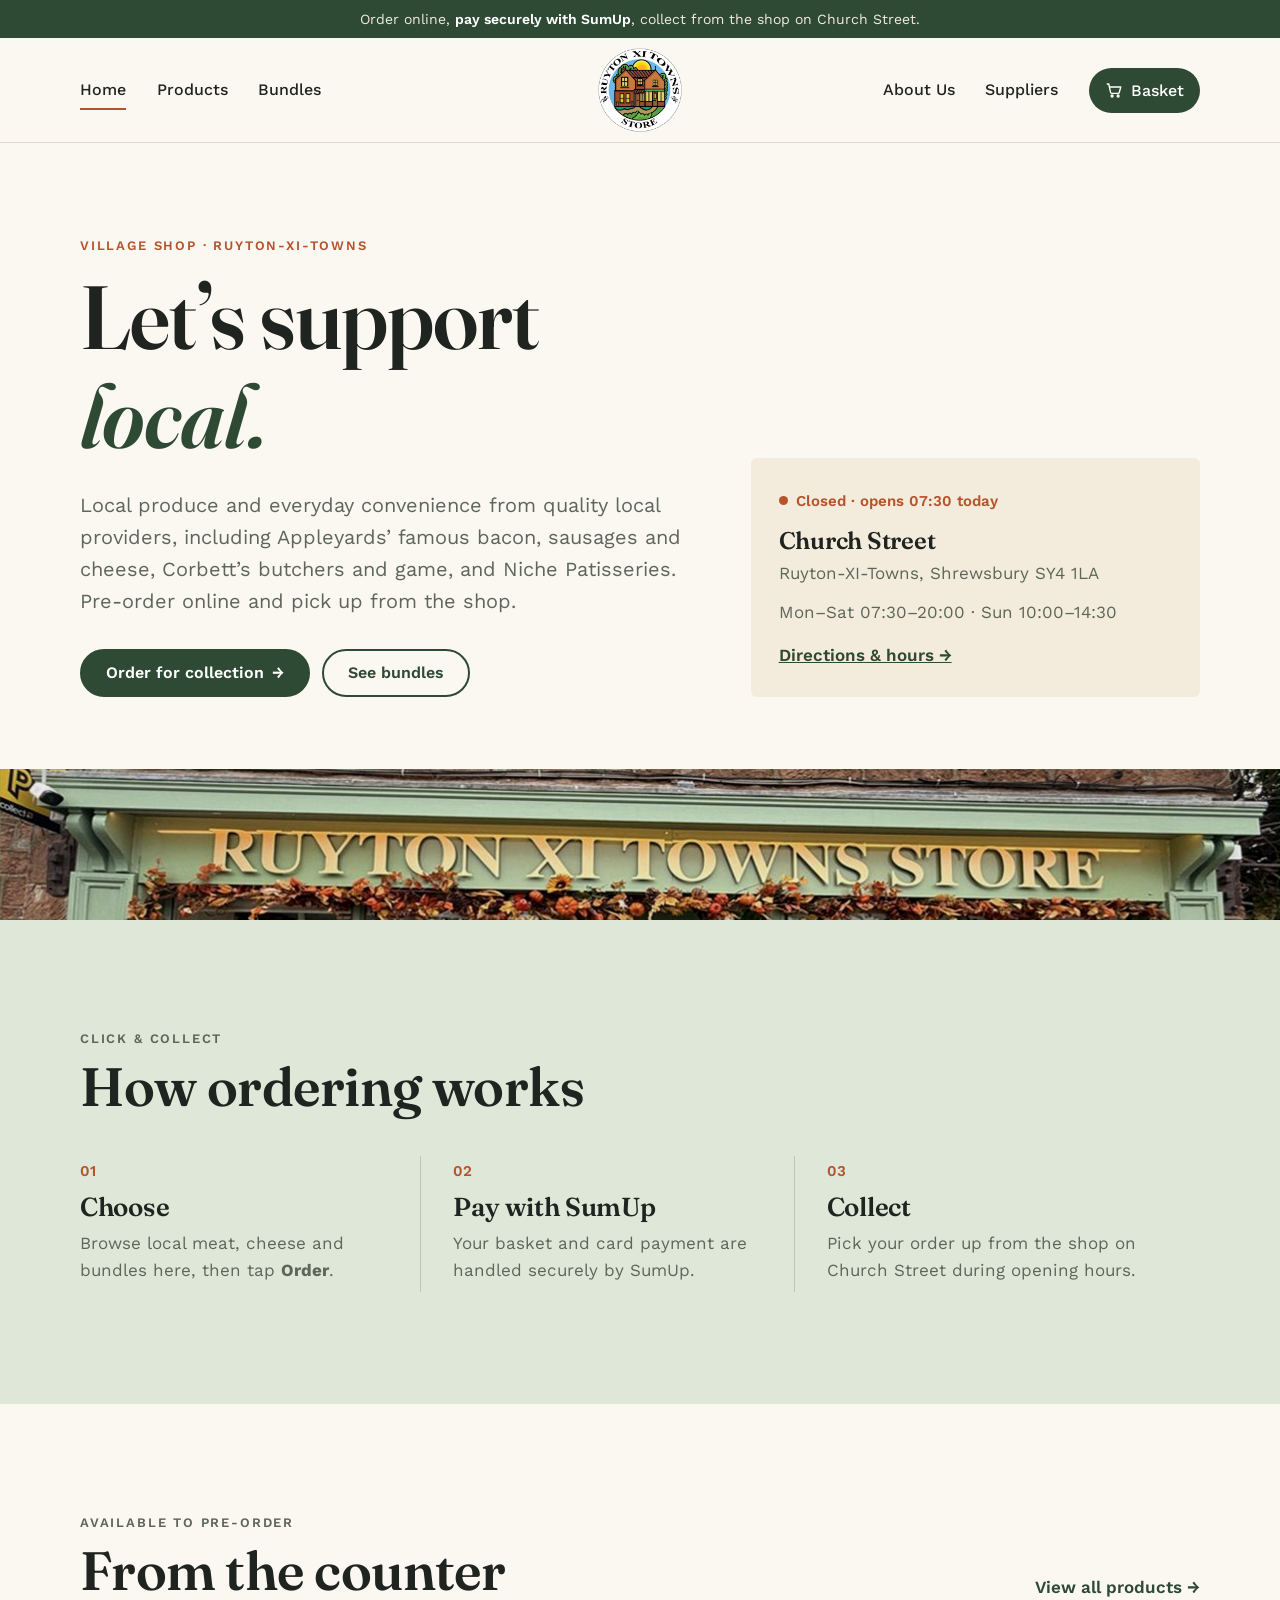
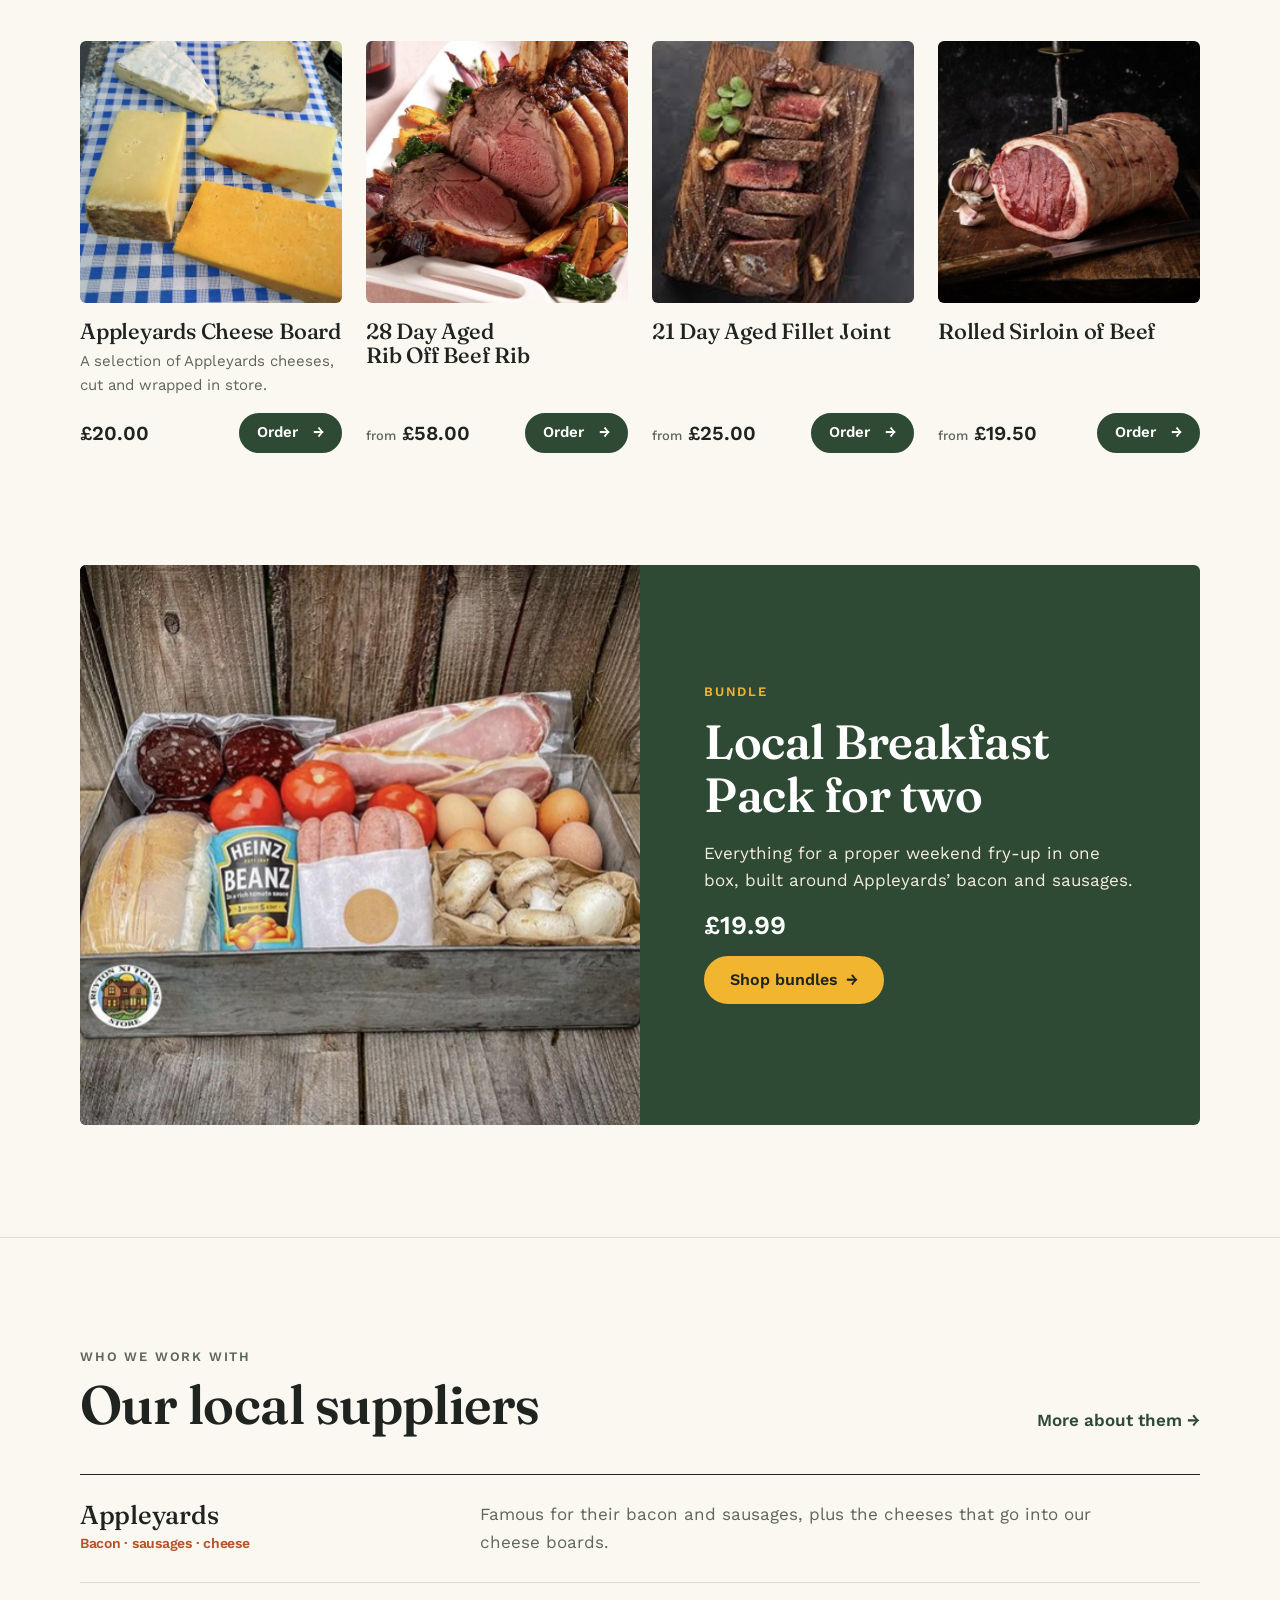
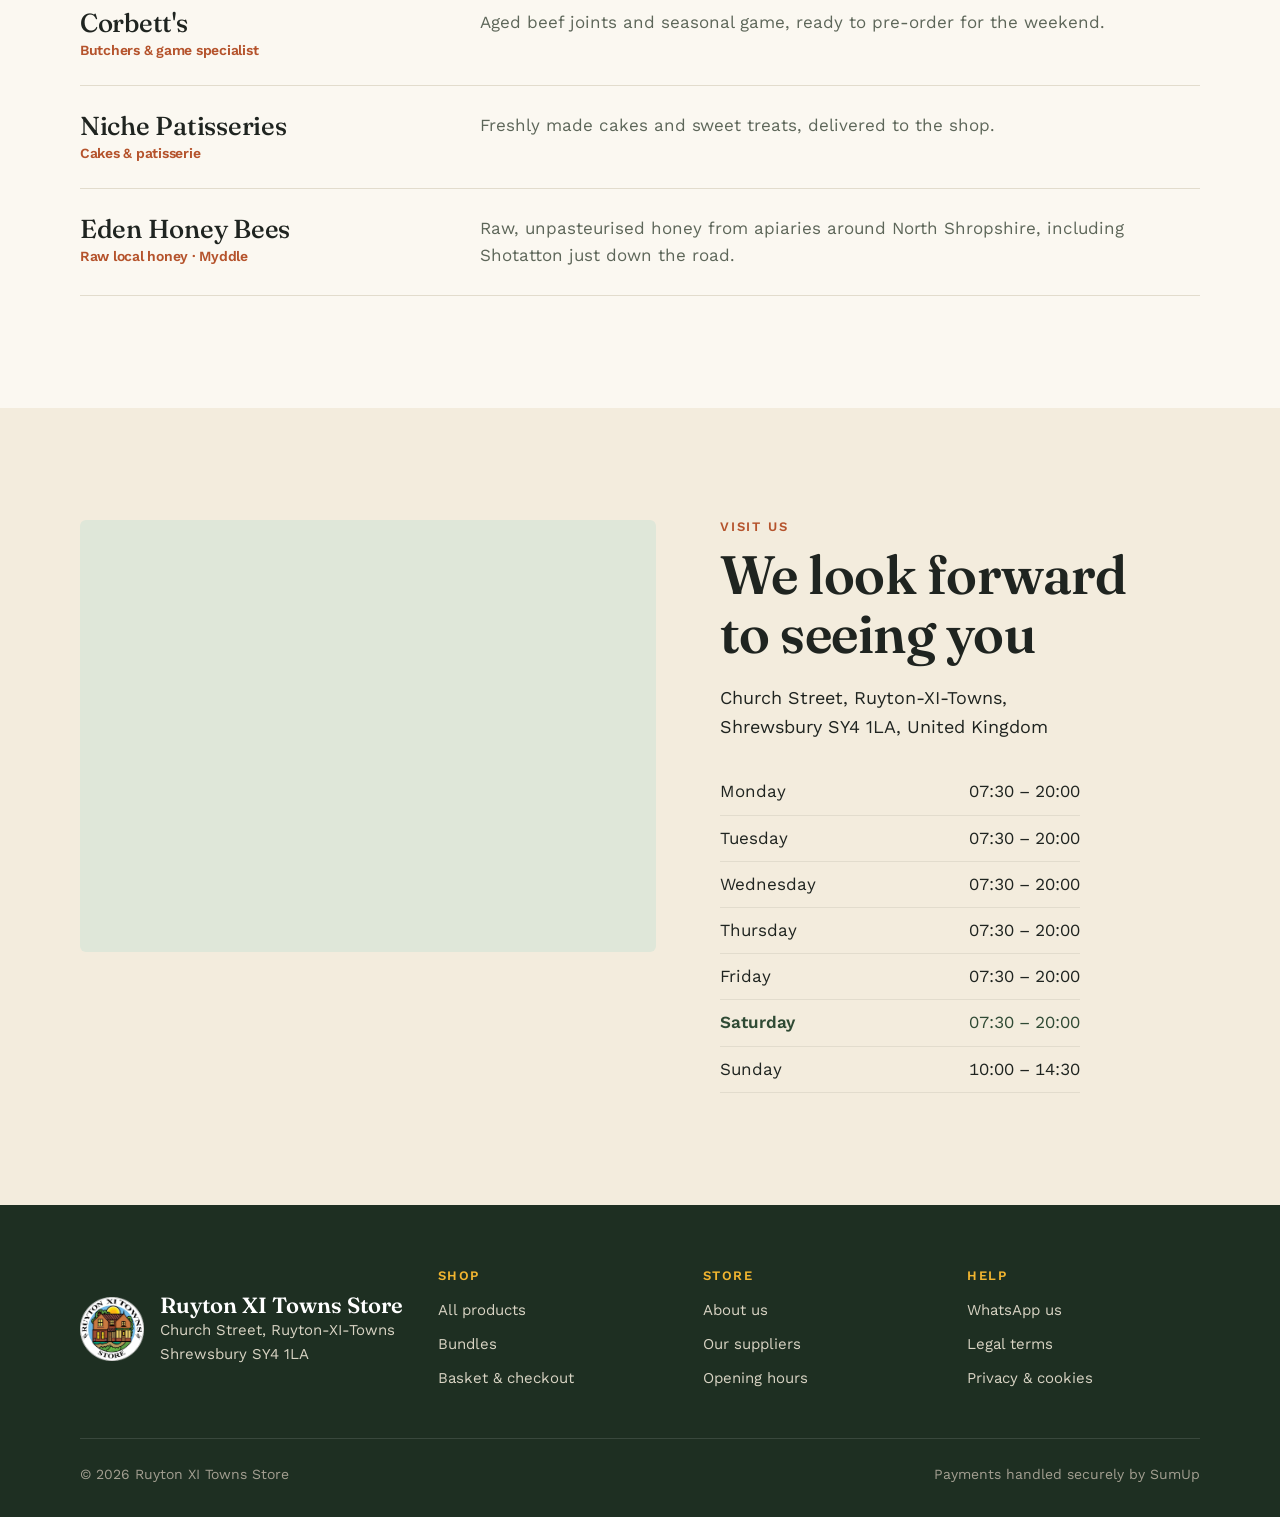
<file: index.html>
<!doctype html>
<html lang="en-GB">
<head>
<meta charset="utf-8">
<meta name="viewport" content="width=device-width, initial-scale=1">
<title>Ruyton XI Towns Store · Local produce, click & collect</title>
<meta name="description" content="Village shop in Ruyton-XI-Towns. Pre-order local meat, cheese and bundles online and collect in store.">
<link rel="icon" href="assets/img/logo.png">
<link rel="preconnect" href="https://fonts.googleapis.com">
<link rel="preconnect" href="https://fonts.gstatic.com" crossorigin>
<link href="https://fonts.googleapis.com/css2?family=Fraunces:ital,opsz,wght@0,9..144,400..700;1,9..144,500&family=Work+Sans:wght@400;500;600&display=swap" rel="stylesheet">
<link rel="stylesheet" href="css/style.css?v=1">
</head>
<body>

<div class="topbar">Order online, <strong>pay securely with SumUp</strong>, collect from the shop on Church Street.</div>

<header class="site-header">
  <div class="wrap header-inner">
    <button class="menu-toggle" type="button" aria-label="Menu" aria-expanded="false">
      <svg class="icon-open" viewBox="0 0 24 24" fill="none" stroke="currentColor" stroke-width="1.8" stroke-linecap="round" aria-hidden="true"><path d="M4 7h16M4 12h16M4 17h10"/></svg>
      <svg class="icon-close" viewBox="0 0 24 24" fill="none" stroke="currentColor" stroke-width="1.8" stroke-linecap="round" aria-hidden="true"><path d="M6 6l12 12M18 6L6 18"/></svg>
    </button>

    <nav class="nav nav-left" aria-label="Main">
      <a href="index.html">Home</a>
      <a href="shop.html">Products</a>
      <a href="shop.html#bundles">Bundles</a>
    </nav>

    <a class="logo" href="index.html" aria-label="Ruyton XI Towns Store, home">
      <img src="assets/img/logo.png" alt="Ruyton XI Towns Store" width="84" height="84">
    </a>

    <nav class="nav nav-right" aria-label="More">
      <a href="about.html">About Us</a>
      <a href="about.html#suppliers">Suppliers</a>
      <a class="basket" data-store-link="" href="#" target="_blank" rel="noopener"><svg viewBox="0 0 24 24" fill="none" stroke="currentColor" stroke-width="1.8" stroke-linecap="round" stroke-linejoin="round" aria-hidden="true"><path d="M3 4h2l2.4 11.2a1.5 1.5 0 0 0 1.5 1.2h8.6a1.5 1.5 0 0 0 1.5-1.1L21 8H6.2"/><circle cx="9.5" cy="20" r="1.3"/><circle cx="17.5" cy="20" r="1.3"/></svg> Basket</a>
    </nav>

    <a class="mobile-basket" data-store-link="" href="#" target="_blank" rel="noopener" aria-label="Basket (opens SumUp)"><svg viewBox="0 0 24 24" fill="none" stroke="currentColor" stroke-width="1.8" stroke-linecap="round" stroke-linejoin="round" aria-hidden="true"><path d="M3 4h2l2.4 11.2a1.5 1.5 0 0 0 1.5 1.2h8.6a1.5 1.5 0 0 0 1.5-1.1L21 8H6.2"/><circle cx="9.5" cy="20" r="1.3"/><circle cx="17.5" cy="20" r="1.3"/></svg></a>
  </div>
</header>

<nav class="drawer" aria-label="Mobile">
  <a href="index.html">Home</a>
  <a href="shop.html">Products</a>
  <a href="shop.html#bundles">Bundles</a>
  <a href="about.html">About Us</a>
  <a href="about.html#suppliers">Suppliers</a>
</nav>

<main>

<section class="hero">
  <div class="wrap hero-grid">
    <div>
      <p class="eyebrow">Village shop · Ruyton-XI-Towns</p>
      <h1>Let’s support <em>local.</em></h1>
      <p class="hero-lead">Local produce and everyday convenience from quality local providers, including Appleyards’ famous bacon, sausages and cheese, Corbett’s butchers and game, and Niche Patisseries. Pre-order online and pick up from the shop.</p>
      <div class="hero-actions">
        <a class="btn" href="shop.html">Order for collection <span aria-hidden="true">→</span></a>
        <a class="btn btn-ghost" href="shop.html#bundles">See bundles</a>
      </div>
    </div>
    <aside class="visit-card" aria-label="Opening status">
      <span class="status" data-open-status>Opening hours</span>
      <h2>Church Street</h2>
      <address>Ruyton-XI-Towns, Shrewsbury SY4 1LA</address>
      <p style="margin-top:12px;color:var(--muted)">Mon–Sat 07:30–20:00 · Sun 10:00–14:30</p>
      <a class="link" href="#visit">Directions &amp; hours →</a>
    </aside>
  </div>
</section>

<div class="fascia"><img src="assets/img/shopfront-sign.jpg" alt="The green shop front of Ruyton XI Towns Store with its gold lettering sign" width="2517" height="296"></div>

<section class="section steps" aria-labelledby="how">
  <div class="wrap">
    <div class="section-head">
      <div><p class="eyebrow">Click &amp; collect</p><h2 id="how">How ordering works</h2></div>
    </div>
    <ol>
      <li><h3>Choose</h3><p>Browse local meat, cheese and bundles here, then tap <strong>Order</strong>.</p></li>
      <li><h3>Pay with SumUp</h3><p>Your basket and card payment are handled securely by SumUp.</p></li>
      <li><h3>Collect</h3><p>Pick your order up from the shop on Church Street during opening hours.</p></li>
    </ol>
  </div>
</section>

<section class="section" aria-labelledby="featured-title">
  <div class="wrap">
    <div class="section-head">
      <div><p class="eyebrow">Available to pre-order</p><h2 id="featured-title">From the counter</h2></div>
      <a class="text-link" href="shop.html">View all products →</a>
    </div>
    <div class="grid" data-featured></div>
  </div>
</section>

<section class="section" style="padding-top:0" aria-labelledby="bundle-title">
  <div class="wrap">
    <div class="bundle">
      <img src="assets/img/breakfast-pack.jpg" alt="A wooden crate with bacon, sausages, eggs, tomatoes, mushrooms, beans and bread" width="561" height="561" loading="lazy">
      <div class="bundle-copy">
        <p class="eyebrow">Bundle</p>
        <h2 id="bundle-title">Local Breakfast Pack for two</h2>
        <p>Everything for a proper weekend fry-up in one box, built around Appleyards’ bacon and sausages.</p>
        <span class="price">£19.99</span>
        <a class="btn" href="shop.html#bundles">Shop bundles <span aria-hidden="true">→</span></a>
      </div>
    </div>
  </div>
</section>

<section class="section suppliers" aria-labelledby="sup-title">
  <div class="wrap">
    <div class="section-head">
      <div><p class="eyebrow">Who we work with</p><h2 id="sup-title">Our local suppliers</h2></div>
      <a class="text-link" href="about.html#suppliers">More about them →</a>
    </div>

      <ul class="supplier-list">
        <li>
          <h3>Appleyards<span class="what">Bacon · sausages · cheese</span></h3>
          <p>Famous for their bacon and sausages, plus the cheeses that go into our cheese boards.</p>
        </li>
        <li>
          <h3>Corbett's<span class="what">Butchers &amp; game specialist</span></h3>
          <p>Aged beef joints and seasonal game, ready to pre-order for the weekend.</p>
        </li>
        <li>
          <h3>Niche Patisseries<span class="what">Cakes &amp; patisserie</span></h3>
          <p>Freshly made cakes and sweet treats, delivered to the shop.</p>
        </li>
        <li>
          <h3>Eden Honey Bees<span class="what">Raw local honey · Myddle</span></h3>
          <p>Raw, unpasteurised honey from apiaries around North Shropshire, including Shotatton just down the road.</p>
        </li>
      </ul>
  </div>
</section>

<section class="section visit" id="visit" aria-labelledby="visit-title">
  <div class="wrap visit-grid">
    <iframe class="map" title="Map showing Ruyton XI Towns Store on Church Street"
      src="https://maps.google.com/maps?q=Church%20Street%2C%20Ruyton-XI-Towns%2C%20SY4%201LA&z=16&output=embed"
      loading="lazy" referrerpolicy="no-referrer-when-downgrade"></iframe>
    <div>
      <p class="eyebrow">Visit us</p>
      <h2 id="visit-title">We look forward to seeing you</h2>
      <address>Church Street, Ruyton-XI-Towns,<br>Shrewsbury SY4 1LA, United Kingdom</address>
      <table class="hours"><caption class="sr">Opening hours</caption><tbody data-hours></tbody></table>
    </div>
  </div>
</section>

</main>

<footer class="site-footer">
  <div class="wrap">
    <div class="footer-grid">
      <div class="footer-brand">
        <img src="assets/img/logo.png" alt="" width="64" height="64">
        <div><strong>Ruyton XI Towns Store</strong>Church Street, Ruyton-XI-Towns<br>Shrewsbury SY4 1LA</div>
      </div>
      <div>
        <h4>Shop</h4>
        <ul>
          <li><a href="shop.html">All products</a></li>
          <li><a href="shop.html#bundles">Bundles</a></li>
          <li><a data-store-link="" href="#" target="_blank" rel="noopener">Basket &amp; checkout</a></li>
        </ul>
      </div>
      <div>
        <h4>Store</h4>
        <ul>
          <li><a href="about.html">About us</a></li>
          <li><a href="about.html#suppliers">Our suppliers</a></li>
          <li><a href="index.html#visit">Opening hours</a></li>
        </ul>
      </div>
      <div>
        <h4>Help</h4>
        <ul>
          <li><a href="#" title="TODO: add WhatsApp number">WhatsApp us</a></li>
          <li><a data-store-link="" href="#" target="_blank" rel="noopener">Legal terms</a></li>
          <li><a data-store-link="" href="#" target="_blank" rel="noopener">Privacy &amp; cookies</a></li>
        </ul>
      </div>
    </div>
    <div class="footer-bottom">
      <span>© <span data-year></span> Ruyton XI Towns Store</span>
      <span>Payments handled securely by SumUp</span>
    </div>
  </div>
</footer>

<script src="js/products.js?v=1"></script>
<script src="js/main.js?v=1"></script>
</body>
</html>
</file>
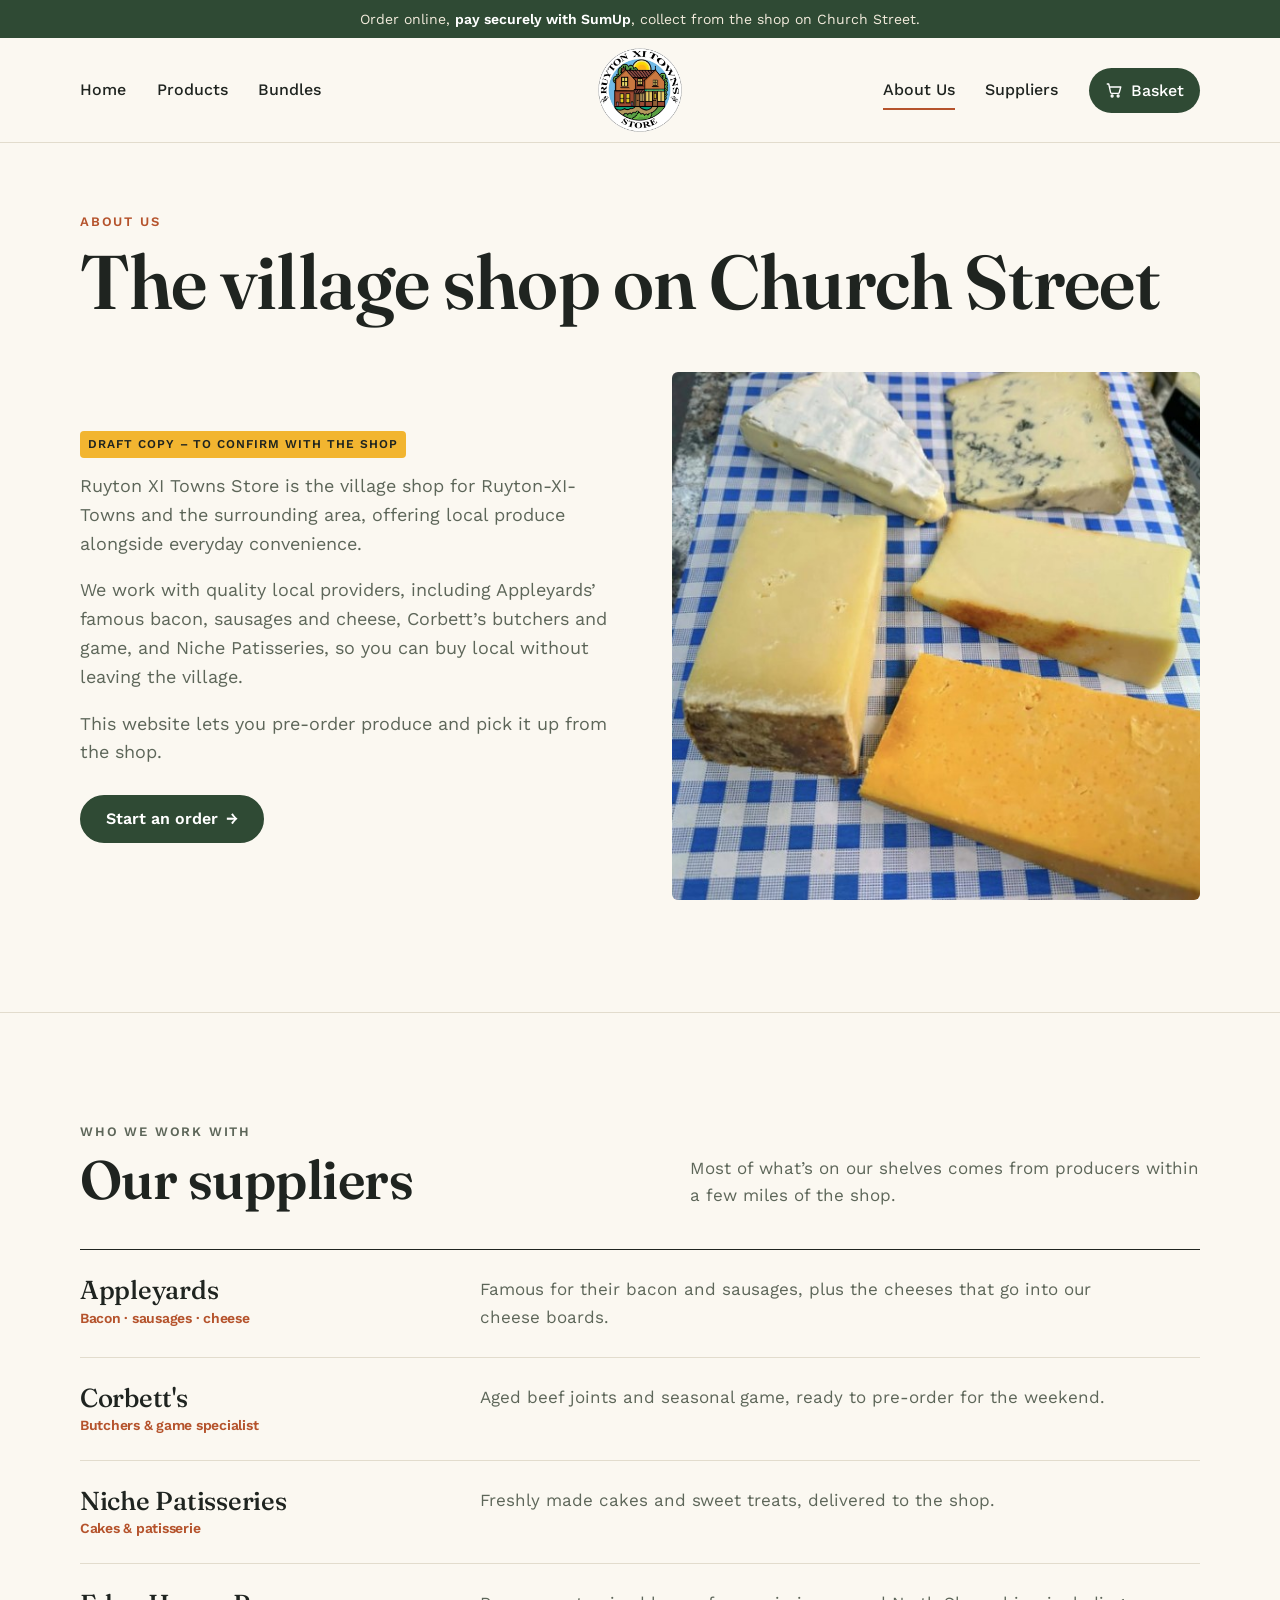
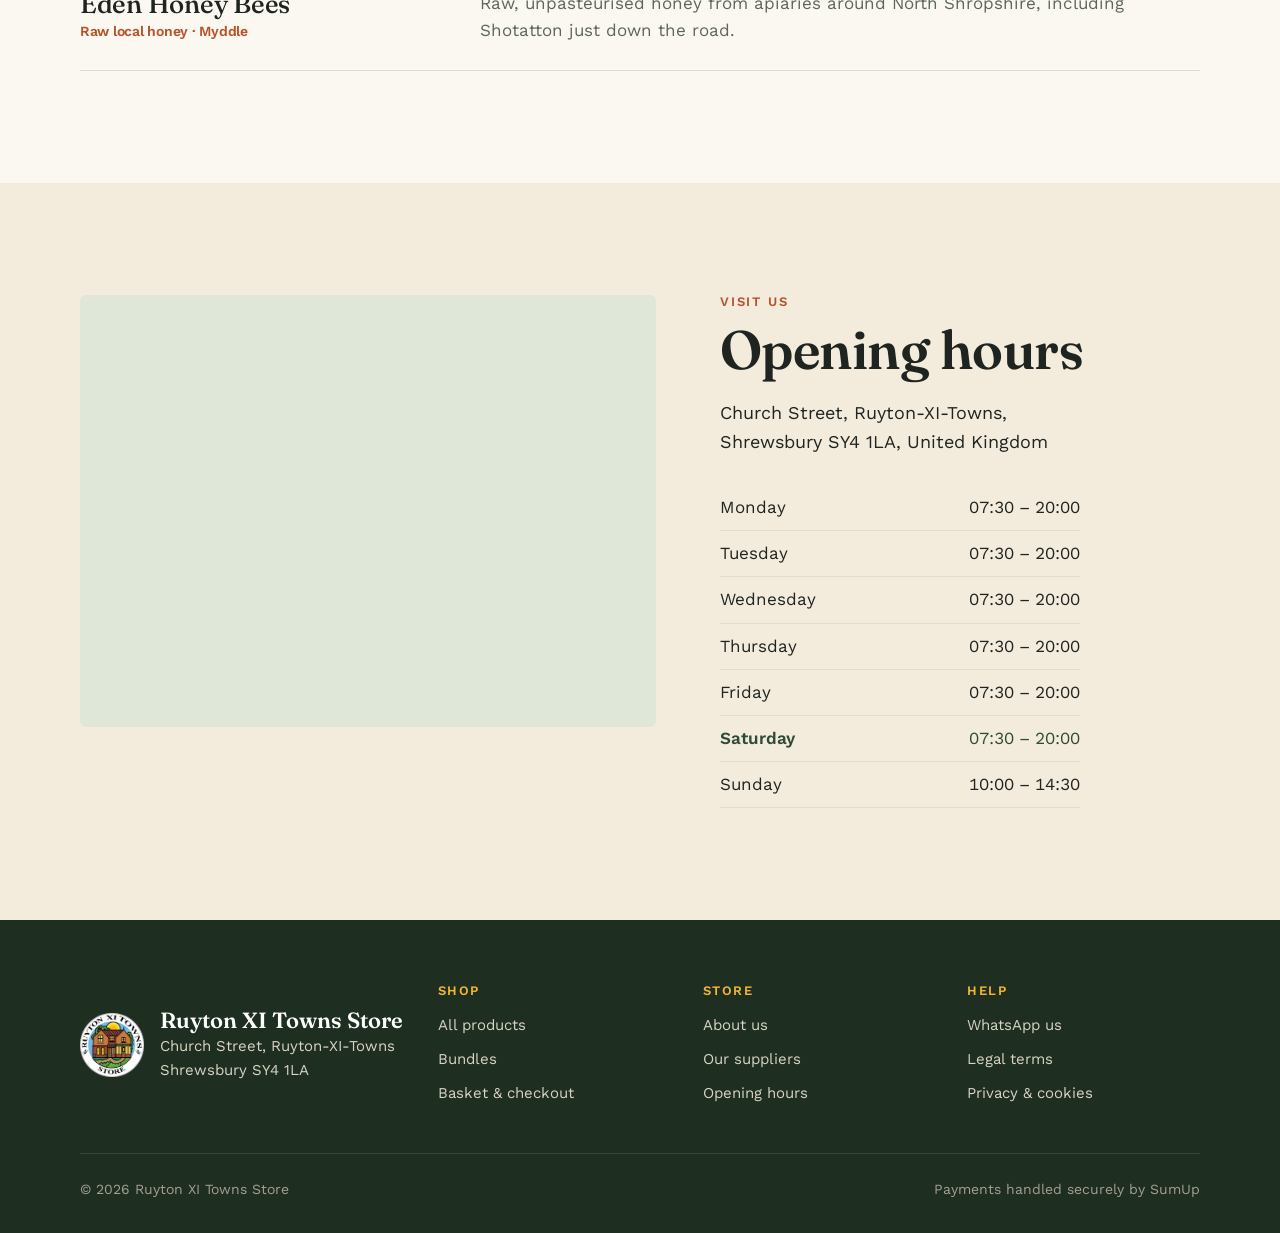
<file: about.html>
<!doctype html>
<html lang="en-GB">
<head>
<meta charset="utf-8">
<meta name="viewport" content="width=device-width, initial-scale=1">
<title>About us & suppliers · Ruyton XI Towns Store</title>
<meta name="description" content="The village shop on Church Street and the local suppliers we work with.">
<link rel="icon" href="assets/img/logo.png">
<link rel="preconnect" href="https://fonts.googleapis.com">
<link rel="preconnect" href="https://fonts.gstatic.com" crossorigin>
<link href="https://fonts.googleapis.com/css2?family=Fraunces:ital,opsz,wght@0,9..144,400..700;1,9..144,500&family=Work+Sans:wght@400;500;600&display=swap" rel="stylesheet">
<link rel="stylesheet" href="css/style.css?v=1">
</head>
<body>

<div class="topbar">Order online, <strong>pay securely with SumUp</strong>, collect from the shop on Church Street.</div>

<header class="site-header">
  <div class="wrap header-inner">
    <button class="menu-toggle" type="button" aria-label="Menu" aria-expanded="false">
      <svg class="icon-open" viewBox="0 0 24 24" fill="none" stroke="currentColor" stroke-width="1.8" stroke-linecap="round" aria-hidden="true"><path d="M4 7h16M4 12h16M4 17h10"/></svg>
      <svg class="icon-close" viewBox="0 0 24 24" fill="none" stroke="currentColor" stroke-width="1.8" stroke-linecap="round" aria-hidden="true"><path d="M6 6l12 12M18 6L6 18"/></svg>
    </button>

    <nav class="nav nav-left" aria-label="Main">
      <a href="index.html">Home</a>
      <a href="shop.html">Products</a>
      <a href="shop.html#bundles">Bundles</a>
    </nav>

    <a class="logo" href="index.html" aria-label="Ruyton XI Towns Store, home">
      <img src="assets/img/logo.png" alt="Ruyton XI Towns Store" width="84" height="84">
    </a>

    <nav class="nav nav-right" aria-label="More">
      <a href="about.html">About Us</a>
      <a href="about.html#suppliers">Suppliers</a>
      <a class="basket" data-store-link="" href="#" target="_blank" rel="noopener"><svg viewBox="0 0 24 24" fill="none" stroke="currentColor" stroke-width="1.8" stroke-linecap="round" stroke-linejoin="round" aria-hidden="true"><path d="M3 4h2l2.4 11.2a1.5 1.5 0 0 0 1.5 1.2h8.6a1.5 1.5 0 0 0 1.5-1.1L21 8H6.2"/><circle cx="9.5" cy="20" r="1.3"/><circle cx="17.5" cy="20" r="1.3"/></svg> Basket</a>
    </nav>

    <a class="mobile-basket" data-store-link="" href="#" target="_blank" rel="noopener" aria-label="Basket (opens SumUp)"><svg viewBox="0 0 24 24" fill="none" stroke="currentColor" stroke-width="1.8" stroke-linecap="round" stroke-linejoin="round" aria-hidden="true"><path d="M3 4h2l2.4 11.2a1.5 1.5 0 0 0 1.5 1.2h8.6a1.5 1.5 0 0 0 1.5-1.1L21 8H6.2"/><circle cx="9.5" cy="20" r="1.3"/><circle cx="17.5" cy="20" r="1.3"/></svg></a>
  </div>
</header>

<nav class="drawer" aria-label="Mobile">
  <a href="index.html">Home</a>
  <a href="shop.html">Products</a>
  <a href="shop.html#bundles">Bundles</a>
  <a href="about.html">About Us</a>
  <a href="about.html#suppliers">Suppliers</a>
</nav>

<main>

<section class="page-intro">
  <div class="wrap">
    <p class="eyebrow">About us</p>
    <h1>The village shop on Church Street</h1>
  </div>
</section>

<section class="section" style="padding-top:24px">
  <div class="wrap about-grid">
    <div class="prose">
      <span class="draft">Draft copy – to confirm with the shop</span>
      <p>Ruyton XI Towns Store is the village shop for Ruyton-XI-Towns and the surrounding area, offering local produce alongside everyday convenience.</p>
      <p>We work with quality local providers, including Appleyards’ famous bacon, sausages and cheese, Corbett’s butchers and game, and Niche Patisseries, so you can buy local without leaving the village.</p>
      <p>This website lets you pre-order produce and pick it up from the shop.</p>
      <p style="margin-top:28px"><a class="btn" href="shop.html">Start an order <span aria-hidden="true">→</span></a></p>
    </div>
    <img src="assets/img/cheese-board.jpg" alt="Appleyards cheeses on a blue gingham cloth" width="561" height="561">
  </div>
</section>

<section class="section suppliers" id="suppliers" aria-labelledby="sup-title" style="scroll-margin-top:104px">
  <div class="wrap">
    <div class="section-head">
      <div><p class="eyebrow">Who we work with</p><h2 id="sup-title">Our suppliers</h2></div>
      <p>Most of what’s on our shelves comes from producers within a few miles of the shop.</p>
    </div>

      <ul class="supplier-list">
        <li>
          <h3>Appleyards<span class="what">Bacon · sausages · cheese</span></h3>
          <p>Famous for their bacon and sausages, plus the cheeses that go into our cheese boards.</p>
        </li>
        <li>
          <h3>Corbett's<span class="what">Butchers &amp; game specialist</span></h3>
          <p>Aged beef joints and seasonal game, ready to pre-order for the weekend.</p>
        </li>
        <li>
          <h3>Niche Patisseries<span class="what">Cakes &amp; patisserie</span></h3>
          <p>Freshly made cakes and sweet treats, delivered to the shop.</p>
        </li>
        <li>
          <h3>Eden Honey Bees<span class="what">Raw local honey · Myddle</span></h3>
          <p>Raw, unpasteurised honey from apiaries around North Shropshire, including Shotatton just down the road.</p>
        </li>
      </ul>
  </div>
</section>

<section class="section visit" id="visit" aria-labelledby="visit-title">
  <div class="wrap visit-grid">
    <iframe class="map" title="Map showing Ruyton XI Towns Store on Church Street"
      src="https://maps.google.com/maps?q=Church%20Street%2C%20Ruyton-XI-Towns%2C%20SY4%201LA&z=16&output=embed"
      loading="lazy" referrerpolicy="no-referrer-when-downgrade"></iframe>
    <div>
      <p class="eyebrow">Visit us</p>
      <h2 id="visit-title">Opening hours</h2>
      <address>Church Street, Ruyton-XI-Towns,<br>Shrewsbury SY4 1LA, United Kingdom</address>
      <table class="hours"><caption class="sr">Opening hours</caption><tbody data-hours></tbody></table>
    </div>
  </div>
</section>

</main>

<footer class="site-footer">
  <div class="wrap">
    <div class="footer-grid">
      <div class="footer-brand">
        <img src="assets/img/logo.png" alt="" width="64" height="64">
        <div><strong>Ruyton XI Towns Store</strong>Church Street, Ruyton-XI-Towns<br>Shrewsbury SY4 1LA</div>
      </div>
      <div>
        <h4>Shop</h4>
        <ul>
          <li><a href="shop.html">All products</a></li>
          <li><a href="shop.html#bundles">Bundles</a></li>
          <li><a data-store-link="" href="#" target="_blank" rel="noopener">Basket &amp; checkout</a></li>
        </ul>
      </div>
      <div>
        <h4>Store</h4>
        <ul>
          <li><a href="about.html">About us</a></li>
          <li><a href="about.html#suppliers">Our suppliers</a></li>
          <li><a href="index.html#visit">Opening hours</a></li>
        </ul>
      </div>
      <div>
        <h4>Help</h4>
        <ul>
          <li><a href="#" title="TODO: add WhatsApp number">WhatsApp us</a></li>
          <li><a data-store-link="" href="#" target="_blank" rel="noopener">Legal terms</a></li>
          <li><a data-store-link="" href="#" target="_blank" rel="noopener">Privacy &amp; cookies</a></li>
        </ul>
      </div>
    </div>
    <div class="footer-bottom">
      <span>© <span data-year></span> Ruyton XI Towns Store</span>
      <span>Payments handled securely by SumUp</span>
    </div>
  </div>
</footer>

<script src="js/products.js?v=1"></script>
<script src="js/main.js?v=1"></script>
</body>
</html>
</file>
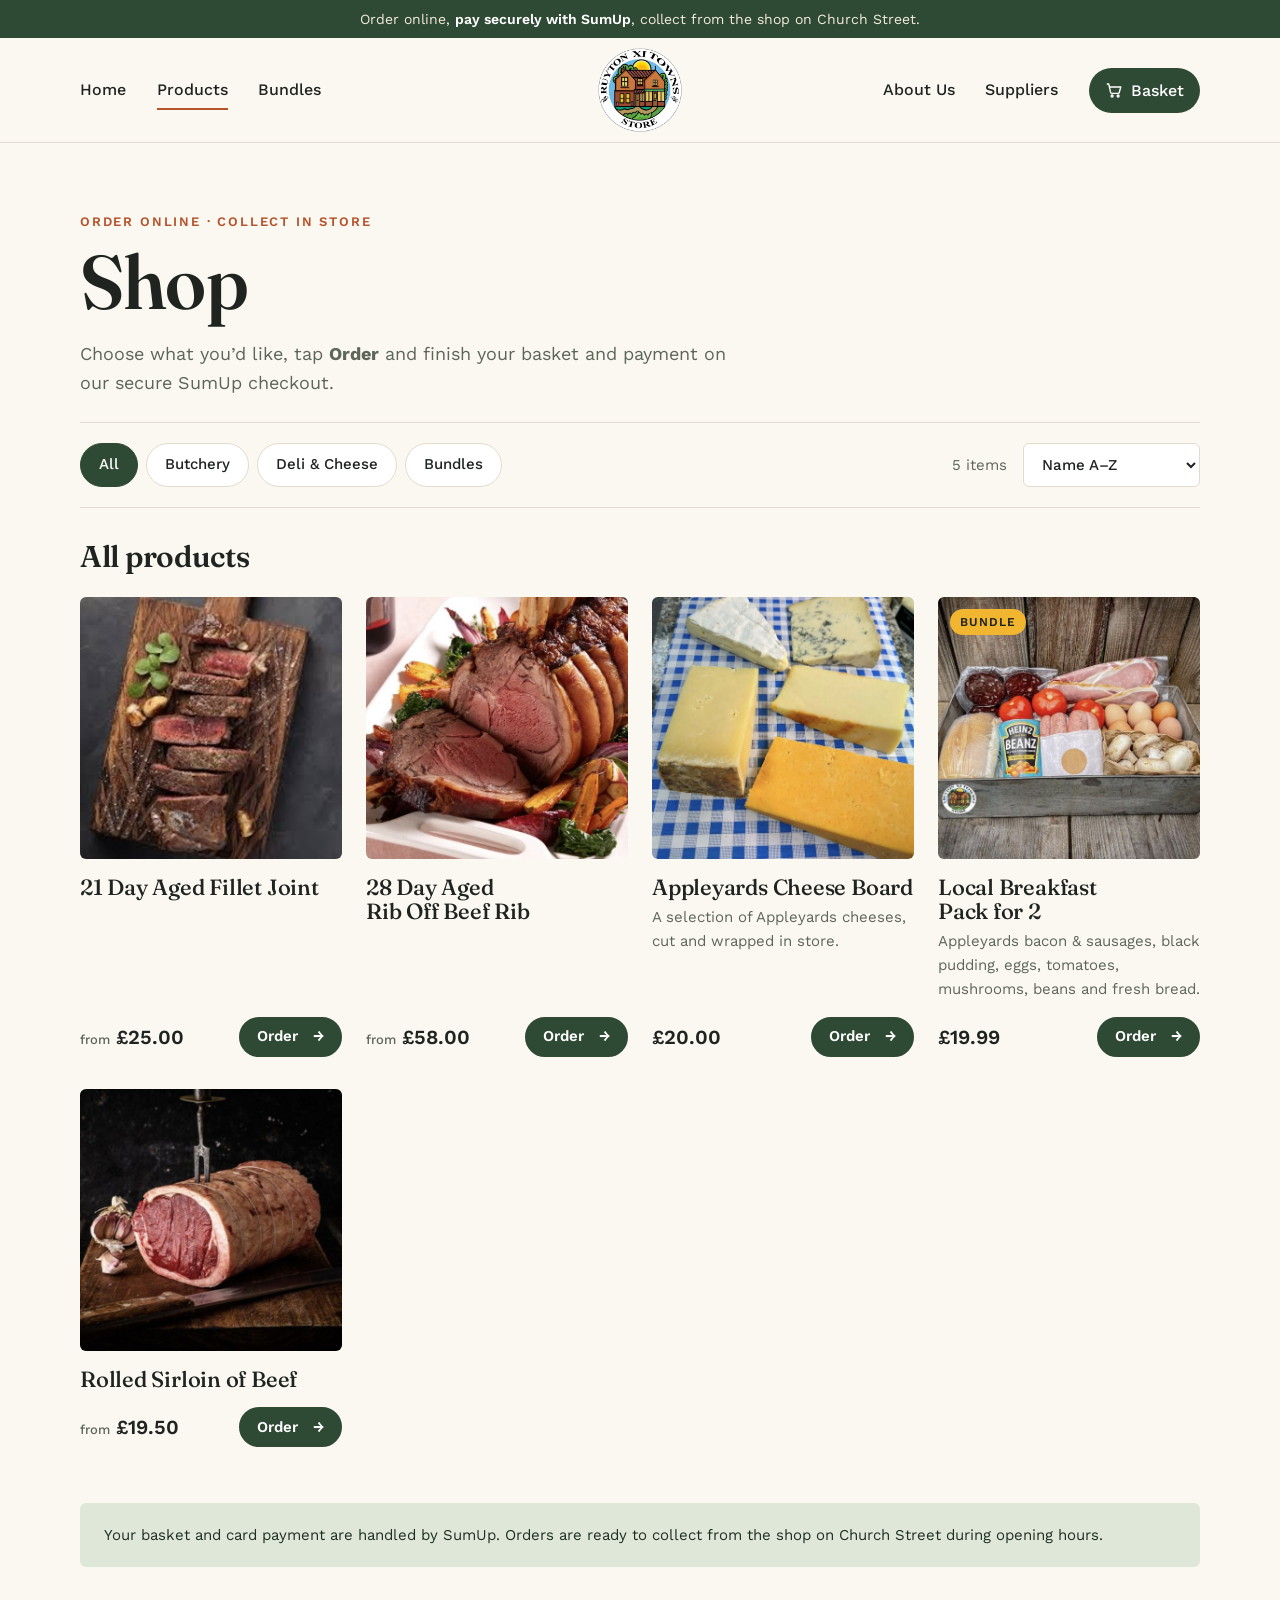
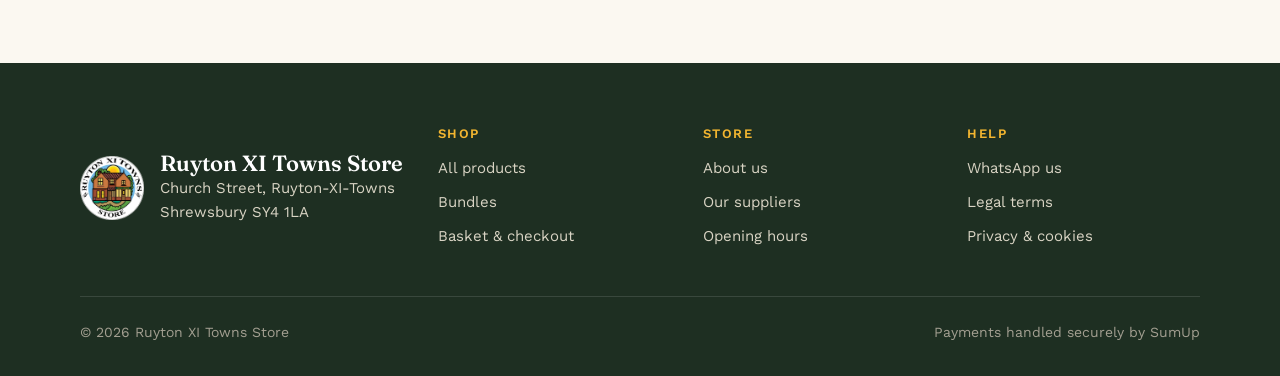
<file: shop.html>
<!doctype html>
<html lang="en-GB">
<head>
<meta charset="utf-8">
<meta name="viewport" content="width=device-width, initial-scale=1">
<title>Shop · Ruyton XI Towns Store</title>
<meta name="description" content="Order local produce and bundles for collection from Ruyton XI Towns Store.">
<link rel="icon" href="assets/img/logo.png">
<link rel="preconnect" href="https://fonts.googleapis.com">
<link rel="preconnect" href="https://fonts.gstatic.com" crossorigin>
<link href="https://fonts.googleapis.com/css2?family=Fraunces:ital,opsz,wght@0,9..144,400..700;1,9..144,500&family=Work+Sans:wght@400;500;600&display=swap" rel="stylesheet">
<link rel="stylesheet" href="css/style.css?v=1">
</head>
<body>

<div class="topbar">Order online, <strong>pay securely with SumUp</strong>, collect from the shop on Church Street.</div>

<header class="site-header">
  <div class="wrap header-inner">
    <button class="menu-toggle" type="button" aria-label="Menu" aria-expanded="false">
      <svg class="icon-open" viewBox="0 0 24 24" fill="none" stroke="currentColor" stroke-width="1.8" stroke-linecap="round" aria-hidden="true"><path d="M4 7h16M4 12h16M4 17h10"/></svg>
      <svg class="icon-close" viewBox="0 0 24 24" fill="none" stroke="currentColor" stroke-width="1.8" stroke-linecap="round" aria-hidden="true"><path d="M6 6l12 12M18 6L6 18"/></svg>
    </button>

    <nav class="nav nav-left" aria-label="Main">
      <a href="index.html">Home</a>
      <a href="shop.html">Products</a>
      <a href="shop.html#bundles">Bundles</a>
    </nav>

    <a class="logo" href="index.html" aria-label="Ruyton XI Towns Store, home">
      <img src="assets/img/logo.png" alt="Ruyton XI Towns Store" width="84" height="84">
    </a>

    <nav class="nav nav-right" aria-label="More">
      <a href="about.html">About Us</a>
      <a href="about.html#suppliers">Suppliers</a>
      <a class="basket" data-store-link="" href="#" target="_blank" rel="noopener"><svg viewBox="0 0 24 24" fill="none" stroke="currentColor" stroke-width="1.8" stroke-linecap="round" stroke-linejoin="round" aria-hidden="true"><path d="M3 4h2l2.4 11.2a1.5 1.5 0 0 0 1.5 1.2h8.6a1.5 1.5 0 0 0 1.5-1.1L21 8H6.2"/><circle cx="9.5" cy="20" r="1.3"/><circle cx="17.5" cy="20" r="1.3"/></svg> Basket</a>
    </nav>

    <a class="mobile-basket" data-store-link="" href="#" target="_blank" rel="noopener" aria-label="Basket (opens SumUp)"><svg viewBox="0 0 24 24" fill="none" stroke="currentColor" stroke-width="1.8" stroke-linecap="round" stroke-linejoin="round" aria-hidden="true"><path d="M3 4h2l2.4 11.2a1.5 1.5 0 0 0 1.5 1.2h8.6a1.5 1.5 0 0 0 1.5-1.1L21 8H6.2"/><circle cx="9.5" cy="20" r="1.3"/><circle cx="17.5" cy="20" r="1.3"/></svg></a>
  </div>
</header>

<nav class="drawer" aria-label="Mobile">
  <a href="index.html">Home</a>
  <a href="shop.html">Products</a>
  <a href="shop.html#bundles">Bundles</a>
  <a href="about.html">About Us</a>
  <a href="about.html#suppliers">Suppliers</a>
</nav>

<main>

<section class="page-intro">
  <div class="wrap">
    <p class="eyebrow">Order online · collect in store</p>
    <h1>Shop</h1>
    <p>Choose what you’d like, tap <strong>Order</strong> and finish your basket and payment on our secure SumUp checkout.</p>
  </div>
</section>

<section class="wrap" style="padding-bottom:96px">
  <div class="toolbar">
    <div class="chips" data-filters role="group" aria-label="Filter by category"></div>
    <div class="toolbar-right">
      <span data-count></span>
      <label><span class="sr">Sort by</span>
        <select data-sort>
          <option value="name">Name A–Z</option>
          <option value="price-asc">Price: low to high</option>
          <option value="price-desc">Price: high to low</option>
        </select>
      </label>
    </div>
  </div>
  <h2 class="shop-title" data-shop-title>All products</h2>
  <div class="grid" data-shop-grid></div>
  <p class="checkout-note">Your basket and card payment are handled by SumUp. Orders are ready to collect from the shop on Church Street during opening hours.</p>
</section>

</main>

<footer class="site-footer">
  <div class="wrap">
    <div class="footer-grid">
      <div class="footer-brand">
        <img src="assets/img/logo.png" alt="" width="64" height="64">
        <div><strong>Ruyton XI Towns Store</strong>Church Street, Ruyton-XI-Towns<br>Shrewsbury SY4 1LA</div>
      </div>
      <div>
        <h4>Shop</h4>
        <ul>
          <li><a href="shop.html">All products</a></li>
          <li><a href="shop.html#bundles">Bundles</a></li>
          <li><a data-store-link="" href="#" target="_blank" rel="noopener">Basket &amp; checkout</a></li>
        </ul>
      </div>
      <div>
        <h4>Store</h4>
        <ul>
          <li><a href="about.html">About us</a></li>
          <li><a href="about.html#suppliers">Our suppliers</a></li>
          <li><a href="index.html#visit">Opening hours</a></li>
        </ul>
      </div>
      <div>
        <h4>Help</h4>
        <ul>
          <li><a href="#" title="TODO: add WhatsApp number">WhatsApp us</a></li>
          <li><a data-store-link="" href="#" target="_blank" rel="noopener">Legal terms</a></li>
          <li><a data-store-link="" href="#" target="_blank" rel="noopener">Privacy &amp; cookies</a></li>
        </ul>
      </div>
    </div>
    <div class="footer-bottom">
      <span>© <span data-year></span> Ruyton XI Towns Store</span>
      <span>Payments handled securely by SumUp</span>
    </div>
  </div>
</footer>

<script src="js/products.js?v=1"></script>
<script src="js/main.js?v=1"></script>
</body>
</html>
</file>
<file: css/style.css>
/* =========================================================
   Ruyton XI Towns Store — mockup styles
   ========================================================= */

:root {
  --paper: #fbf8f1;
  --cream: #f3ecdd;
  --sage: #8aa882;          /* from the current SumUp site */
  --sage-soft: #dfe7d9;
  --green: #2f4a34;         /* shop-front paint, darkened */
  --green-ink: #1e2f22;
  --ink: #1f2420;
  --muted: #5d6659;
  --line: #e2dccd;
  --roof: #b5532c;          /* terracotta from the logo roof */
  --sun: #f2b530;

  --serif: "Fraunces", Georgia, "Times New Roman", serif;
  --sans: "Work Sans", -apple-system, "Segoe UI", sans-serif;

  --wrap: 1200px;
  --gutter: clamp(20px, 4vw, 40px);
  --radius: 6px;
}

*, *::before, *::after { box-sizing: border-box; }
html { scroll-behavior: smooth; -webkit-text-size-adjust: 100%; }
body {
  margin: 0;
  background: var(--paper);
  color: var(--ink);
  font: 400 17px/1.6 var(--sans);
  -webkit-font-smoothing: antialiased;
}
img { display: block; max-width: 100%; height: auto; }
a { color: inherit; }
h1, h2, h3 { font-family: var(--serif); font-weight: 600; line-height: 1.1; margin: 0; letter-spacing: -0.01em; text-wrap: balance; }
p { margin: 0; text-wrap: pretty; }
.sr { position: absolute; width: 1px; height: 1px; overflow: hidden; clip: rect(0 0 0 0); white-space: nowrap; }
.wrap { max-width: var(--wrap); margin: 0 auto; padding: 0 var(--gutter); }
:focus-visible { outline: 3px solid var(--sun); outline-offset: 3px; border-radius: 2px; }

.eyebrow {
  font: 600 13px/1 var(--sans);
  letter-spacing: .14em;
  text-transform: uppercase;
  color: var(--roof);
}

/* ---------- Buttons ---------- */
.btn {
  display: inline-flex; align-items: center; gap: .5em;
  min-height: 48px; padding: 0 24px;
  background: var(--green); color: #fff;
  border: 2px solid var(--green); border-radius: 999px;
  font: 600 16px/1 var(--sans); text-decoration: none;
  transition: background .2s, color .2s, transform .2s;
}
.btn:hover { background: var(--green-ink); border-color: var(--green-ink); }
.btn:active { transform: translateY(1px); }
.btn-ghost { background: transparent; color: var(--green); }
.btn-ghost:hover { background: var(--green); color: #fff; }
.btn-small { min-height: 40px; padding: 0 16px; font-size: 15px; }

/* ---------- Header ----------
   3-column grid: left nav | logo | right nav.
   The middle column is always the true centre of the screen,
   on desktop and on phones. */
.topbar {
  background: var(--green); color: #f3ecdd;
  font-size: 14px; text-align: center; padding: 8px var(--gutter);
}
.topbar strong { color: #fff; font-weight: 600; }

.site-header {
  position: sticky; top: 0; z-index: 20;
  background: color-mix(in srgb, var(--paper) 94%, transparent);
  backdrop-filter: saturate(1.2) blur(6px);
  border-bottom: 1px solid var(--line);
}
.header-inner {
  display: grid;
  grid-template-columns: 1fr auto 1fr;
  align-items: center;
  height: 104px;
}
.nav { display: flex; gap: clamp(18px, 2.4vw, 36px); align-items: center; }
.nav-right { justify-content: flex-end; }
.nav a {
  font-weight: 500; font-size: 16px; text-decoration: none; white-space: nowrap;
  padding: 6px 0; border-bottom: 2px solid transparent;
}
.nav a:hover { border-color: var(--sage); }
.nav a[aria-current="page"] { border-color: var(--roof); }
.logo img { width: 84px; height: 84px; }
.basket {
  display: inline-flex; align-items: center; gap: 8px;
  background: var(--green); color: #fff !important;
  padding: 10px 16px !important; border-radius: 999px; border: 0 !important;
}
.basket:hover { background: var(--green-ink); }
.basket svg { width: 18px; height: 18px; }

.menu-toggle, .mobile-basket { display: none; }
.drawer { display: none; }

@media (max-width: 960px) {
  .header-inner { height: 76px; grid-template-columns: 48px 1fr 48px; }
  .nav { display: none; }
  .logo { justify-self: center; }
  .logo img { width: 60px; height: 60px; }
  .menu-toggle, .mobile-basket {
    display: grid; place-items: center;
    width: 48px; height: 48px; border: 0; background: none; color: var(--ink); cursor: pointer; padding: 0;
  }
  .mobile-basket svg, .menu-toggle svg { width: 26px; height: 26px; }
  .drawer {
    display: block; position: fixed; inset: 76px 0 auto 0; z-index: 19;
    background: var(--paper); border-bottom: 1px solid var(--line);
    padding: 8px var(--gutter) 24px;
    transform: translateY(-110%); visibility: hidden;
    transition: transform .25s ease, visibility .25s;
  }
  .menu-open .drawer { transform: none; visibility: visible; }
  .drawer a {
    display: block; padding: 14px 0; border-bottom: 1px solid var(--line);
    font: 500 22px/1.2 var(--serif); text-decoration: none;
  }
  .drawer a[aria-current="page"] { color: var(--roof); }
  .menu-open .icon-open, .icon-close { display: none; }
  .menu-open .icon-close { display: block; }
}

/* ---------- Hero ---------- */
.hero { padding: clamp(48px, 8vw, 96px) 0 clamp(40px, 6vw, 72px); }
.hero-grid {
  display: grid; gap: clamp(32px, 5vw, 72px);
  grid-template-columns: 1.35fr 1fr; align-items: end;
}
.hero h1 { font-size: clamp(44px, 7vw, 92px); margin: 16px 0 24px; }
.hero h1 em { font-style: italic; color: var(--green); }
.hero-lead { font-size: clamp(18px, 1.6vw, 20px); color: var(--muted); max-width: 34em; }
.hero-actions { display: flex; flex-wrap: wrap; gap: 12px; margin-top: 32px; }

.visit-card {
  background: var(--cream); border-radius: var(--radius); padding: 28px;
}
.status {
  display: inline-flex; align-items: center; gap: 8px;
  font-weight: 600; font-size: 15px; color: var(--roof);
}
.status::before { content: ""; width: 9px; height: 9px; border-radius: 50%; background: currentColor; }
.status.is-open { color: #2e7d3a; }
.visit-card h2 { font-size: 24px; margin: 14px 0 6px; }
.visit-card address { font-style: normal; color: var(--muted); }
.visit-card .link { display: inline-block; margin-top: 16px; font-weight: 600; color: var(--green); }

.fascia { background: var(--green); }
.fascia img { width: 100%; height: clamp(110px, 11.76vw, 300px); object-fit: cover; object-position: center 45%; }

@media (max-width: 820px) {
  .hero-grid { grid-template-columns: 1fr; }
}

/* ---------- Sections ---------- */
.section { padding: clamp(64px, 9vw, 112px) 0; }
.section-head {
  display: flex; flex-wrap: wrap; justify-content: space-between; align-items: end;
  gap: 16px 32px; margin-bottom: 40px;
}
.section-head h2 { font-size: clamp(34px, 4.4vw, 54px); margin-top: 12px; }
.section-head p { color: var(--muted); max-width: 30em; }
.text-link { font-weight: 600; color: var(--green); text-decoration: none; white-space: nowrap; }
.text-link:hover { text-decoration: underline; }

/* How it works */
.steps { background: var(--sage-soft); }
.steps ol {
  list-style: none; margin: 0; padding: 0;
  display: grid; grid-template-columns: repeat(3, 1fr); gap: 0;
  counter-reset: step;
}
.steps li {
  counter-increment: step; padding: 8px 32px 8px 0; margin-right: 32px;
  border-right: 1px solid color-mix(in srgb, var(--green) 20%, transparent);
}
.steps li:last-child { border: 0; margin: 0; }
.steps li::before {
  content: counter(step, decimal-leading-zero);
  display: block; font: 600 15px/1 var(--sans); color: var(--roof); margin-bottom: 14px;
}
.steps h3 { font-size: 26px; margin-bottom: 8px; }
.steps p { color: var(--muted); }
@media (max-width: 760px) {
  .steps ol { grid-template-columns: 1fr; gap: 28px; }
  .steps li { border: 0; padding: 0; margin: 0; }
}

/* Product grid */
.grid { display: grid; grid-template-columns: repeat(auto-fill, minmax(240px, 1fr)); gap: 32px 24px; }
.product { display: flex; flex-direction: column; }
.product-media { position: relative; display: block; overflow: hidden; border-radius: var(--radius); background: var(--cream); }
.product-media img { aspect-ratio: 1; width: 100%; object-fit: cover; transition: transform .5s ease; }
.product:hover .product-media img { transform: scale(1.04); }
.tag {
  position: absolute; top: 12px; left: 12px;
  background: var(--sun); color: var(--ink);
  font: 600 12px/1 var(--sans); letter-spacing: .08em; text-transform: uppercase;
  padding: 7px 10px; border-radius: 999px;
}
.product-body { display: flex; flex-direction: column; flex: 1; padding-top: 16px; }
.product h3 { font-size: 22px; font-weight: 500; }
.product-blurb { color: var(--muted); font-size: 15px; margin-top: 6px; }
.product-foot { display: flex; justify-content: space-between; align-items: center; gap: 12px; margin-top: auto; padding-top: 16px; }
.price { font: 600 20px/1 var(--sans); }
.price small { font-size: 13px; font-weight: 500; color: var(--muted); }

/* Bundle feature */
.bundle {
  display: grid; grid-template-columns: 1fr 1fr; align-items: stretch;
  background: var(--green); color: #f3ecdd; border-radius: var(--radius); overflow: hidden;
}
.bundle img { width: 100%; height: 100%; object-fit: cover; min-height: 320px; }
.bundle-copy { padding: clamp(32px, 5vw, 64px); display: flex; flex-direction: column; justify-content: center; gap: 18px; }
.bundle .eyebrow { color: var(--sun); }
.bundle h2 { color: #fff; font-size: clamp(32px, 4vw, 48px); }
.bundle .price { color: #fff; font-size: 26px; }
.bundle .btn { background: var(--sun); border-color: var(--sun); color: var(--ink); align-self: flex-start; }
.bundle .btn:hover { background: #fff; border-color: #fff; }
@media (max-width: 760px) { .bundle { grid-template-columns: 1fr; } }

/* Suppliers */
.suppliers { border-top: 1px solid var(--line); }
.supplier-list { list-style: none; margin: 0; padding: 0; border-top: 1px solid var(--ink); }
.supplier-list li {
  display: grid; grid-template-columns: minmax(200px, 1fr) 2fr; gap: 8px 40px;
  padding: 26px 0; border-bottom: 1px solid var(--line);
}
.supplier-list h3 { font-size: 26px; font-weight: 500; }
.supplier-list p { color: var(--muted); }
.supplier-list .what { display: block; color: var(--roof); font-size: 14px; font-weight: 600; margin-top: 6px; font-family: var(--sans); }
@media (max-width: 680px) { .supplier-list li { grid-template-columns: 1fr; } }

/* Visit */
.visit { background: var(--cream); }
.visit-grid { display: grid; grid-template-columns: 1.2fr 1fr; gap: clamp(32px, 5vw, 64px); align-items: start; }
.map { border: 0; width: 100%; aspect-ratio: 4 / 3; border-radius: var(--radius); background: var(--sage-soft); }
.visit h2 { font-size: clamp(34px, 4.4vw, 54px); margin: 12px 0 20px; }
.visit address { font-style: normal; font-size: 18px; margin-bottom: 28px; }
.hours { border-collapse: collapse; width: 100%; max-width: 360px; }
.hours th, .hours td { text-align: left; padding: 9px 0; border-bottom: 1px solid var(--line); font-weight: 400; }
.hours td { text-align: right; font-variant-numeric: tabular-nums; }
.hours tr.today { font-weight: 600; color: var(--green); }
.hours tr.today th { font-weight: 600; }
@media (max-width: 820px) { .visit-grid { grid-template-columns: 1fr; } }

/* Page intro (shop / about) */
.page-intro { padding: clamp(40px, 6vw, 72px) 0 24px; }
.page-intro h1 { font-size: clamp(44px, 6vw, 76px); margin-top: 12px; }
.page-intro p:not(.eyebrow) { color: var(--muted); max-width: 36em; margin-top: 16px; font-size: 18px; }

.toolbar {
  display: flex; flex-wrap: wrap; justify-content: space-between; align-items: center; gap: 16px;
  padding: 20px 0; margin-bottom: 32px; border-block: 1px solid var(--line);
  position: sticky; top: 104px; z-index: 5; background: var(--paper);
}
@media (max-width: 960px) { .toolbar { position: static; } }
.chips { display: flex; flex-wrap: wrap; gap: 8px; }
.chip {
  min-height: 44px; padding: 0 18px; border-radius: 999px;
  border: 1.5px solid var(--line); background: #fff; color: var(--ink);
  font: 500 15px/1 var(--sans); cursor: pointer;
}
.chip:hover { border-color: var(--green); }
.chip[aria-pressed="true"] { background: var(--green); border-color: var(--green); color: #fff; }
.toolbar-right { display: flex; align-items: center; gap: 16px; color: var(--muted); font-size: 15px; }
.toolbar select {
  min-height: 44px; padding: 0 14px; border-radius: var(--radius);
  border: 1.5px solid var(--line); background: #fff; font: 500 15px var(--sans); color: var(--ink);
}
.shop-title { font-size: 30px; margin-bottom: 24px; }
.empty { color: var(--muted); padding: 40px 0; }
.checkout-note {
  margin-top: 56px; padding: 20px 24px; background: var(--sage-soft); border-radius: var(--radius);
  color: var(--green-ink); font-size: 15px;
}

/* About */
.about-grid { display: grid; grid-template-columns: 1fr 1fr; gap: clamp(32px, 5vw, 72px); align-items: center; }
.about-grid img { border-radius: var(--radius); width: 100%; aspect-ratio: 1; object-fit: cover; }
.prose p + p { margin-top: 1em; }
.prose p { font-size: 18px; color: var(--muted); }
.draft { display: inline-block; margin-bottom: 14px; font-size: 12px; font-weight: 600; letter-spacing: .08em; text-transform: uppercase; background: var(--sun); padding: 4px 8px; border-radius: 4px; }
@media (max-width: 820px) { .about-grid { grid-template-columns: 1fr; } }

/* ---------- Footer ---------- */
.site-footer { background: var(--green-ink); color: #d9d4c4; padding: 64px 0 32px; font-size: 15px; }
.footer-grid { display: grid; grid-template-columns: 1.4fr 1fr 1fr 1fr; gap: 32px; }
.footer-brand { display: flex; gap: 16px; align-items: center; }
.footer-brand img { width: 64px; height: 64px; }
.footer-brand strong { font: 600 22px/1.15 var(--serif); color: #fff; display: block; }
.site-footer h4 { font: 600 13px/1 var(--sans); letter-spacing: .12em; text-transform: uppercase; color: var(--sun); margin: 0 0 16px; }
.site-footer ul { list-style: none; margin: 0; padding: 0; }
.site-footer li + li { margin-top: 10px; }
.site-footer a { text-decoration: none; }
.site-footer a:hover { color: #fff; text-decoration: underline; }
.footer-bottom { margin-top: 48px; padding-top: 24px; border-top: 1px solid rgba(255,255,255,.12); display: flex; flex-wrap: wrap; justify-content: space-between; gap: 12px; color: #a39f91; font-size: 14px; }
@media (max-width: 820px) { .footer-grid { grid-template-columns: 1fr 1fr; } .footer-brand { grid-column: 1 / -1; } }

@media (prefers-reduced-motion: reduce) {
  *, *::before, *::after { transition: none !important; scroll-behavior: auto !important; }
}
</file>
